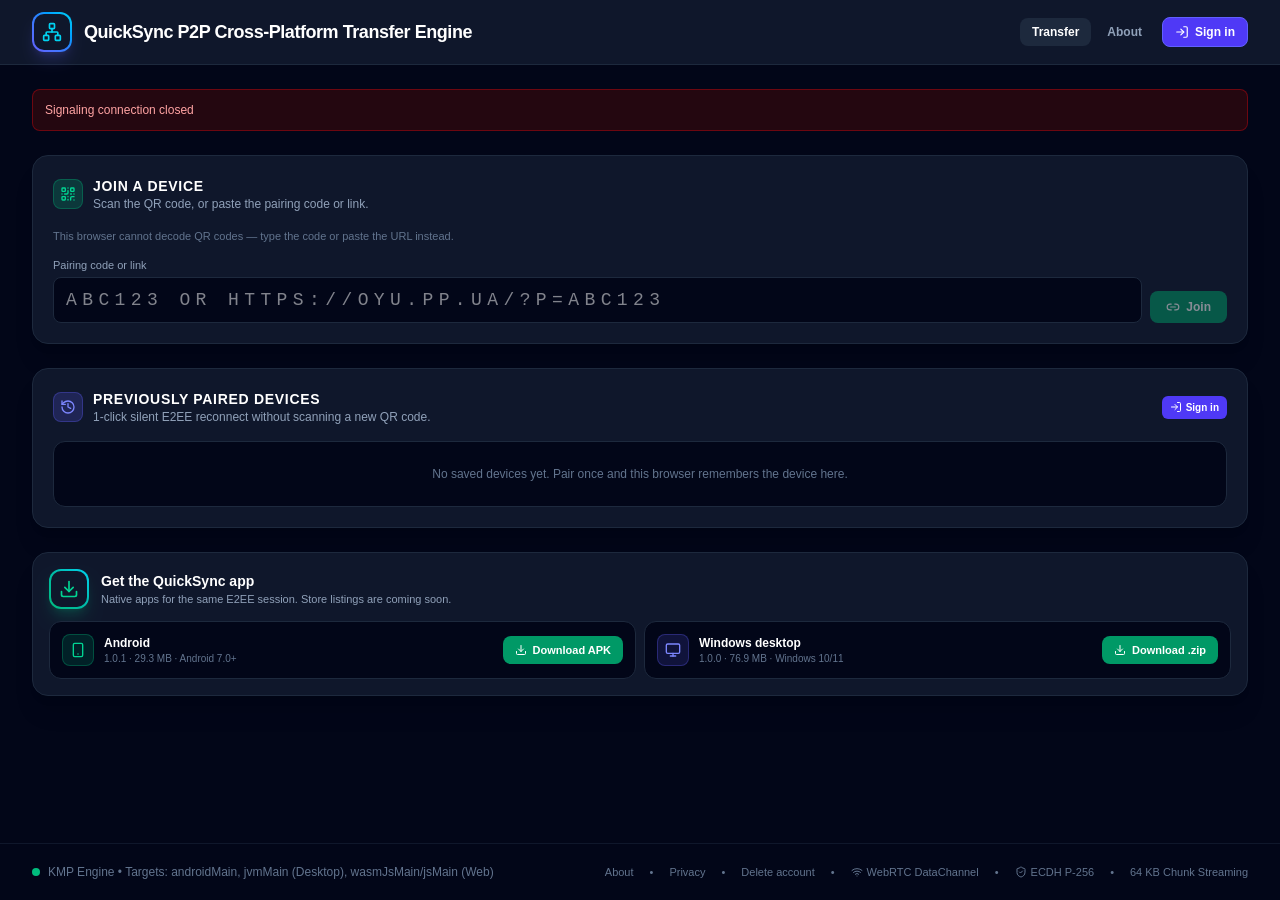
<file: index.html>
<!doctype html>
<html lang="en">
  <head>
    <meta charset="UTF-8" />
    <meta name="viewport" content="width=device-width, initial-scale=1.0" />
    <title>QuickSync P2P Cross-Platform Transfer Engine</title>
    <meta name="description" content="Kotlin Multiplatform & Compose real-time P2P file transfer prototype with WebRTC, LAN fallback, and zero-storage signaling relay." />
    <meta property="og:title" content="QuickSync P2P Cross-Platform Transfer Engine" />
    <meta property="og:description" content="Kotlin Multiplatform & Compose real-time P2P file transfer prototype with WebRTC, LAN fallback, and zero-storage signaling relay." />
    <meta property="og:type" content="website" />
    <meta name="twitter:card" content="summary_large_image" />
    <script type="module" crossorigin src="/assets/index-JcIN93Gv.js"></script>
    <link rel="stylesheet" crossorigin href="/assets/index-Dfm42y6S.css">
  </head>
  <body>
    <div id="root"></div>
  </body>
</html>
</file>
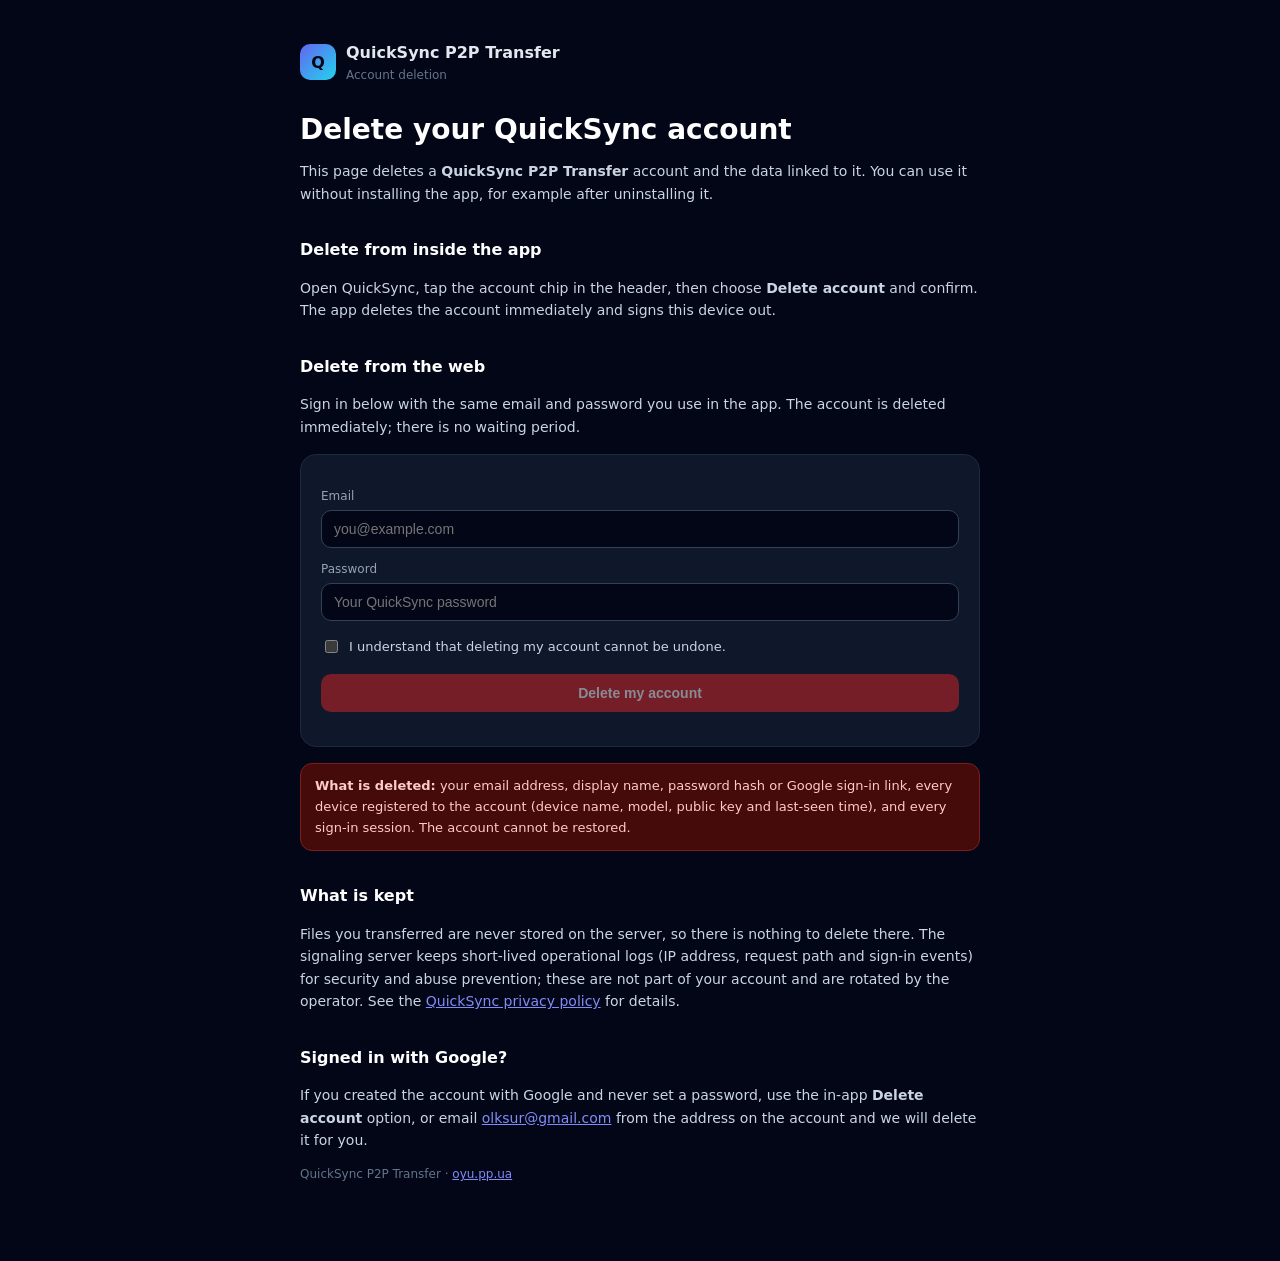
<file: delete-account.html>
<!DOCTYPE html>
<html lang="en">
<head>
  <meta charset="UTF-8" />
  <meta name="viewport" content="width=device-width, initial-scale=1.0" />
  <title>Delete your QuickSync account</title>
  <meta name="description" content="Delete your QuickSync P2P Transfer account and the devices linked to it." />
  <style>
    :root { color-scheme: dark; }
    * { box-sizing: border-box; }
    body {
      margin: 0;
      min-height: 100vh;
      background: #020617;
      color: #e2e8f0;
      font-family: ui-sans-serif, system-ui, -apple-system, "Segoe UI", Roboto, sans-serif;
      line-height: 1.6;
    }
    main { max-width: 720px; margin: 0 auto; padding: 40px 20px 64px; }
    a { color: #818cf8; }
    h1 { font-size: 28px; line-height: 1.2; margin: 0 0 8px; color: #fff; }
    h2 { font-size: 16px; margin: 32px 0 8px; color: #fff; }
    p, li { font-size: 14px; color: #cbd5e1; }
    .brand { display: flex; align-items: center; gap: 10px; margin-bottom: 28px; }
    .logo {
      width: 36px; height: 36px; border-radius: 10px;
      background: linear-gradient(135deg, #6366f1, #22d3ee);
      display: flex; align-items: center; justify-content: center;
      font-weight: 700; color: #020617;
    }
    .card {
      background: #0f172a; border: 1px solid #1e293b; border-radius: 16px;
      padding: 20px; margin-top: 16px;
    }
    .warn {
      background: #450a0a; border: 1px solid #7f1d1d; color: #fecaca;
      border-radius: 12px; padding: 12px 14px; font-size: 13px; margin-top: 16px;
    }
    label { display: block; font-size: 12px; color: #94a3b8; margin: 12px 0 4px; }
    input[type="email"], input[type="password"] {
      width: 100%; padding: 10px 12px; border-radius: 10px;
      border: 1px solid #334155; background: #020617; color: #fff; font-size: 14px;
    }
    input:focus { outline: none; border-color: #6366f1; }
    .check { display: flex; gap: 8px; align-items: flex-start; margin-top: 16px; font-size: 13px; color: #cbd5e1; }
    button {
      margin-top: 16px; width: 100%; padding: 11px 16px; border: 0; border-radius: 10px;
      background: #dc2626; color: #fff; font-size: 14px; font-weight: 600; cursor: pointer;
    }
    button:hover:not(:disabled) { background: #ef4444; }
    button:disabled { opacity: 0.5; cursor: not-allowed; }
    .status { margin-top: 14px; font-size: 13px; }
    .status.error { color: #fca5a5; }
    .status.ok { color: #6ee7b7; }
    .muted { color: #64748b; font-size: 12px; }
    code { background: #1e293b; padding: 1px 5px; border-radius: 4px; font-size: 12px; }
  </style>
</head>
<body>
<main>
  <div class="brand">
    <div class="logo">Q</div>
    <div>
      <strong>QuickSync P2P Transfer</strong>
      <div class="muted">Account deletion</div>
    </div>
  </div>

  <h1>Delete your QuickSync account</h1>
  <p>
    This page deletes a <strong>QuickSync P2P Transfer</strong> account and the data linked to it.
    You can use it without installing the app, for example after uninstalling it.
  </p>

  <h2>Delete from inside the app</h2>
  <p>
    Open QuickSync, tap the account chip in the header, then choose <strong>Delete account</strong>
    and confirm. The app deletes the account immediately and signs this device out.
  </p>

  <h2>Delete from the web</h2>
  <p>
    Sign in below with the same email and password you use in the app. The account is deleted
    immediately; there is no waiting period.
  </p>

  <div class="card">
    <form id="delete-form" autocomplete="on">
      <label for="email">Email</label>
      <input id="email" name="email" type="email" autocomplete="username" required placeholder="you@example.com" />

      <label for="password">Password</label>
      <input id="password" name="password" type="password" autocomplete="current-password" required minlength="8" placeholder="Your QuickSync password" />

      <div class="check">
        <input id="confirm" type="checkbox" required />
        <label for="confirm" style="margin: 0; color: #cbd5e1; font-size: 13px;">
          I understand that deleting my account cannot be undone.
        </label>
      </div>

      <button id="submit" type="submit" disabled>Delete my account</button>
      <div id="status" class="status" role="status" aria-live="polite"></div>
    </form>
  </div>

  <div class="warn">
    <strong>What is deleted:</strong> your email address, display name, password hash or Google
    sign-in link, every device registered to the account (device name, model, public key and
    last-seen time), and every sign-in session. The account cannot be restored.
  </div>

  <h2>What is kept</h2>
  <p>
    Files you transferred are never stored on the server, so there is nothing to delete there.
    The signaling server keeps short-lived operational logs (IP address, request path and
    sign-in events) for security and abuse prevention; these are not part of your account and
    are rotated by the operator. See the
    <a href="/quicksync-privacy.html">QuickSync privacy policy</a> for details.
  </p>

  <h2>Signed in with Google?</h2>
  <p>
    If you created the account with Google and never set a password, use the in-app
    <strong>Delete account</strong> option, or email
    <a href="mailto:olksur@gmail.com?subject=Delete%20my%20QuickSync%20account">olksur@gmail.com</a>
    from the address on the account and we will delete it for you.
  </p>

  <p class="muted">
    QuickSync P2P Transfer · <a href="https://oyu.pp.ua">oyu.pp.ua</a>
  </p>
</main>

<script>
  // The public signaling server. The page is static, so the endpoint is baked in here just as
  // it is in the web app's build.
  var API_BASE = 'https://signal.oyu.pp.ua';

  var form = document.getElementById('delete-form');
  var emailInput = document.getElementById('email');
  var passwordInput = document.getElementById('password');
  var confirmInput = document.getElementById('confirm');
  var submitButton = document.getElementById('submit');
  var statusBox = document.getElementById('status');

  function setStatus(message, kind) {
    statusBox.textContent = message;
    statusBox.className = 'status' + (kind ? ' ' + kind : '');
  }

  function refreshEnabled() {
    submitButton.disabled = !(
      confirmInput.checked &&
      emailInput.value.indexOf('@') > 0 &&
      passwordInput.value.length >= 8
    );
  }

  [emailInput, passwordInput, confirmInput].forEach(function (input) {
    input.addEventListener('input', refreshEnabled);
    input.addEventListener('change', refreshEnabled);
  });

  form.addEventListener('submit', async function (event) {
    event.preventDefault();
    submitButton.disabled = true;
    setStatus('Signing in…', '');

    try {
      var loginResponse = await fetch(API_BASE + '/auth/login', {
        method: 'POST',
        headers: { 'Content-Type': 'application/json' },
        body: JSON.stringify({
          email: emailInput.value.trim(),
          password: passwordInput.value
        })
      });
      var loginBody = await loginResponse.json().catch(function () { return null; });
      if (!loginResponse.ok || !loginBody || !loginBody.token) {
        throw new Error((loginBody && loginBody.error) || 'Wrong email or password.');
      }

      setStatus('Deleting the account…', '');
      var deleteResponse = await fetch(API_BASE + '/account', {
        method: 'DELETE',
        headers: { Authorization: 'Bearer ' + loginBody.token }
      });
      var deleteBody = await deleteResponse.json().catch(function () { return null; });
      if (!deleteResponse.ok) {
        throw new Error((deleteBody && deleteBody.error) || 'The account could not be deleted.');
      }

      form.reset();
      refreshEnabled();
      setStatus('Your QuickSync account and its devices were deleted.', 'ok');
    } catch (error) {
      setStatus(error && error.message ? error.message : 'The account could not be deleted.', 'error');
      refreshEnabled();
    }
  });
</script>
</body>
</html>
</file>
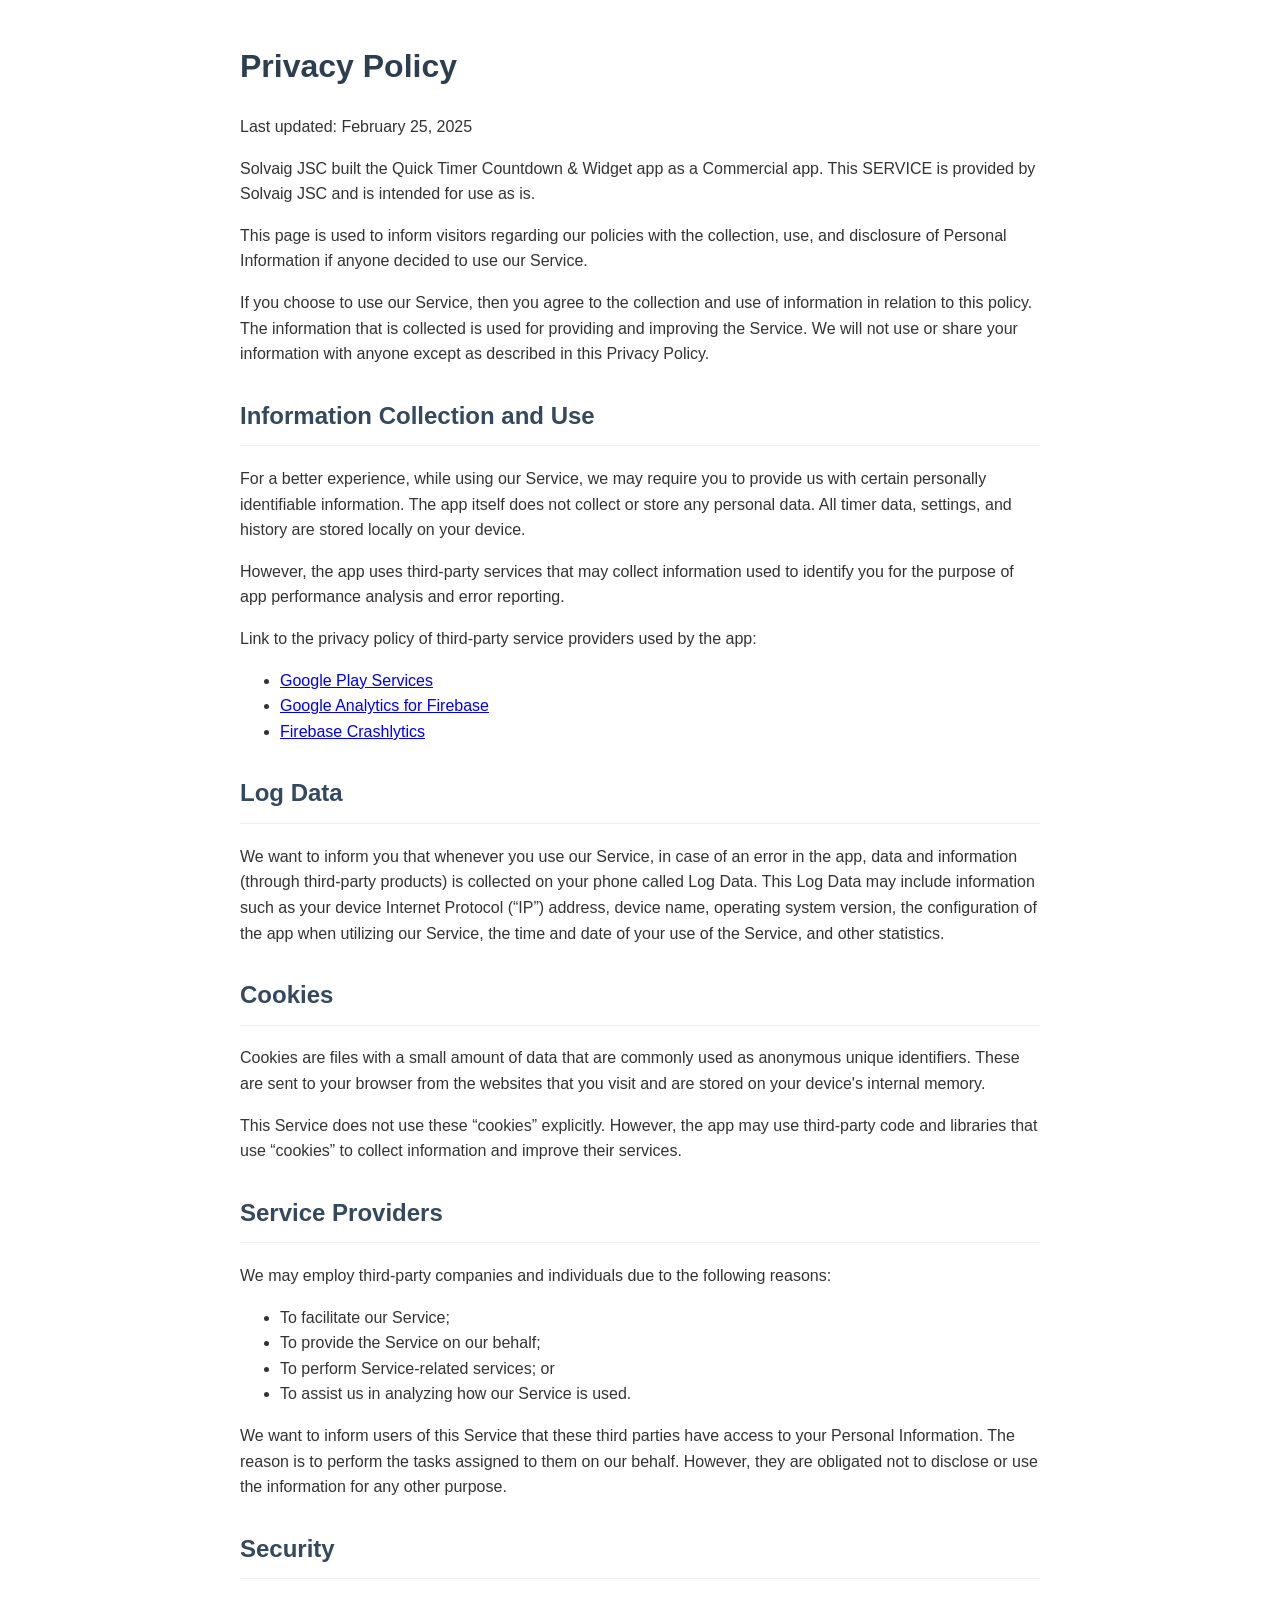
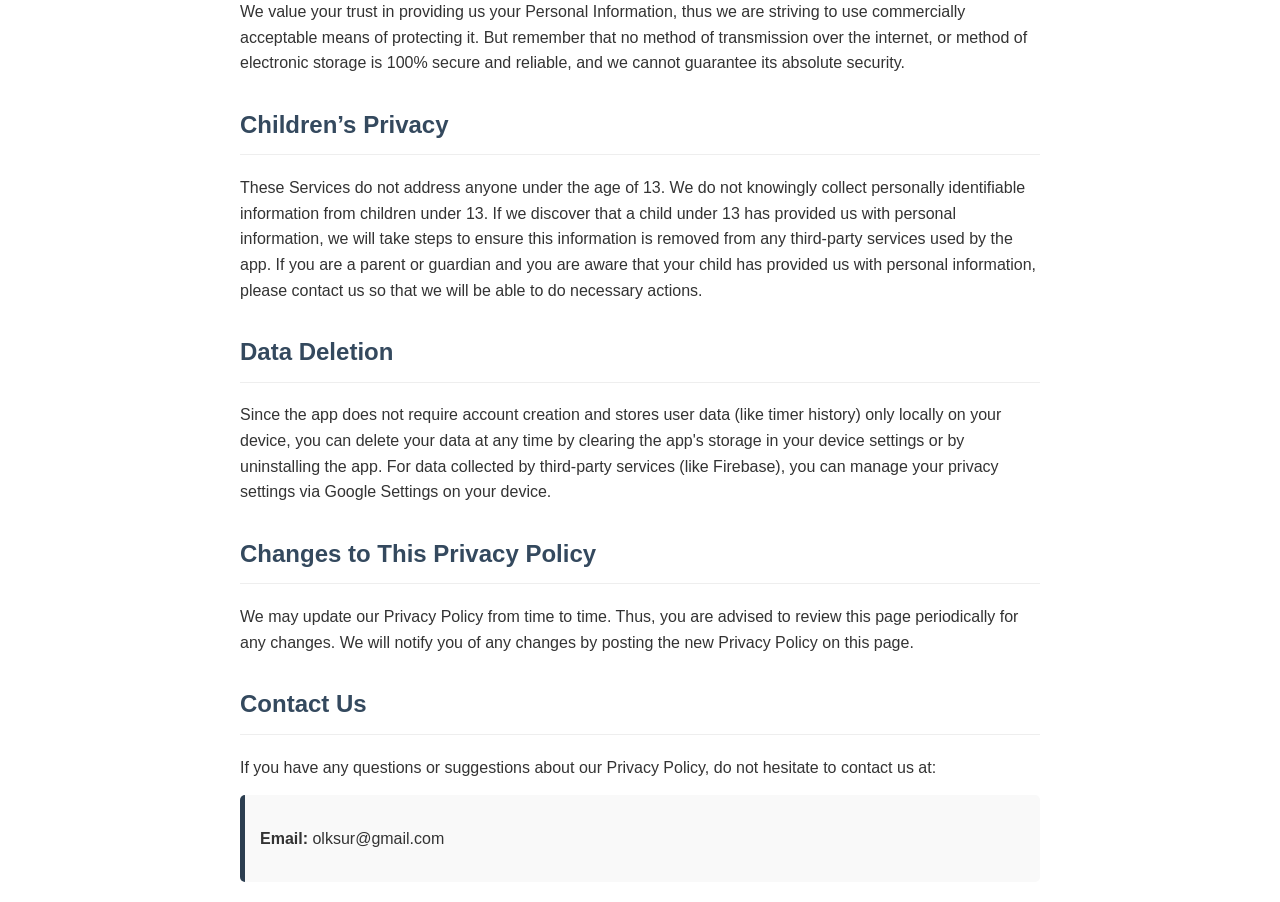
<file: qt_privacy.html>
<!DOCTYPE html>
<html lang="en">
<head>
    <meta charset="UTF-8">
    <meta name="viewport" content="width=device-width, initial-scale=1.0">
    <title>Privacy Policy - Quick Timer Countdown & Widget</title>
    <style>
        body { font-family: sans-serif; line-height: 1.6; color: #333; max-width: 800px; margin: 0 auto; padding: 20px; }
        h1 { color: #2c3e50; }
        h2 { color: #34495e; border-bottom: 1px solid #eee; padding-bottom: 10px; margin-top: 30px; }
        p { margin-bottom: 15px; }
        ul { margin-bottom: 15px; }
        .contact-info { background: #f9f9f9; padding: 15px; border-radius: 5px; border-left: 5px solid #2c3e50; }
    </style>
</head>
<body>
<h1>Privacy Policy</h1>
<p>Last updated: February 25, 2025</p>

<p>Solvaig JSC built the Quick Timer Countdown & Widget app as a Commercial app. This SERVICE is provided by Solvaig JSC and is intended for use as is.</p>

<p>This page is used to inform visitors regarding our policies with the collection, use, and disclosure of Personal Information if anyone decided to use our Service.</p>

<p>If you choose to use our Service, then you agree to the collection and use of information in relation to this policy. The information that is collected is used for providing and improving the Service. We will not use or share your information with anyone except as described in this Privacy Policy.</p>

<h2>Information Collection and Use</h2>
<p>For a better experience, while using our Service, we may require you to provide us with certain personally identifiable information. The app itself does not collect or store any personal data. All timer data, settings, and history are stored locally on your device.</p>
<p>However, the app uses third-party services that may collect information used to identify you for the purpose of app performance analysis and error reporting.</p>
<p>Link to the privacy policy of third-party service providers used by the app:</p>
<ul>
    <li><a href="https://www.google.com/policies/privacy/" target="_blank">Google Play Services</a></li>
    <li><a href="https://firebase.google.com/support/privacy/" target="_blank">Google Analytics for Firebase</a></li>
    <li><a href="https://firebase.google.com/support/privacy/" target="_blank">Firebase Crashlytics</a></li>
</ul>

<h2>Log Data</h2>
<p>We want to inform you that whenever you use our Service, in case of an error in the app, data and information (through third-party products) is collected on your phone called Log Data. This Log Data may include information such as your device Internet Protocol (“IP”) address, device name, operating system version, the configuration of the app when utilizing our Service, the time and date of your use of the Service, and other statistics.</p>

<h2>Cookies</h2>
<p>Cookies are files with a small amount of data that are commonly used as anonymous unique identifiers. These are sent to your browser from the websites that you visit and are stored on your device's internal memory.</p>
<p>This Service does not use these “cookies” explicitly. However, the app may use third-party code and libraries that use “cookies” to collect information and improve their services.</p>

<h2>Service Providers</h2>
<p>We may employ third-party companies and individuals due to the following reasons:</p>
<ul>
    <li>To facilitate our Service;</li>
    <li>To provide the Service on our behalf;</li>
    <li>To perform Service-related services; or</li>
    <li>To assist us in analyzing how our Service is used.</li>
</ul>
<p>We want to inform users of this Service that these third parties have access to your Personal Information. The reason is to perform the tasks assigned to them on our behalf. However, they are obligated not to disclose or use the information for any other purpose.</p>

<h2>Security</h2>
<p>We value your trust in providing us your Personal Information, thus we are striving to use commercially acceptable means of protecting it. But remember that no method of transmission over the internet, or method of electronic storage is 100% secure and reliable, and we cannot guarantee its absolute security.</p>

<h2>Children’s Privacy</h2>
<p>These Services do not address anyone under the age of 13. We do not knowingly collect personally identifiable information from children under 13. If we discover that a child under 13 has provided us with personal information, we will take steps to ensure this information is removed from any third-party services used by the app. If you are a parent or guardian and you are aware that your child has provided us with personal information, please contact us so that we will be able to do necessary actions.</p>

<h2>Data Deletion</h2>
<p>Since the app does not require account creation and stores user data (like timer history) only locally on your device, you can delete your data at any time by clearing the app's storage in your device settings or by uninstalling the app. For data collected by third-party services (like Firebase), you can manage your privacy settings via Google Settings on your device.</p>

<h2>Changes to This Privacy Policy</h2>
<p>We may update our Privacy Policy from time to time. Thus, you are advised to review this page periodically for any changes. We will notify you of any changes by posting the new Privacy Policy on this page.</p>

<h2>Contact Us</h2>
<p>If you have any questions or suggestions about our Privacy Policy, do not hesitate to contact us at:</p>
<div class="contact-info">
    <p><strong>Email:</strong> olksur@gmail.com</p>
</div>
</body>
</html>
</file>
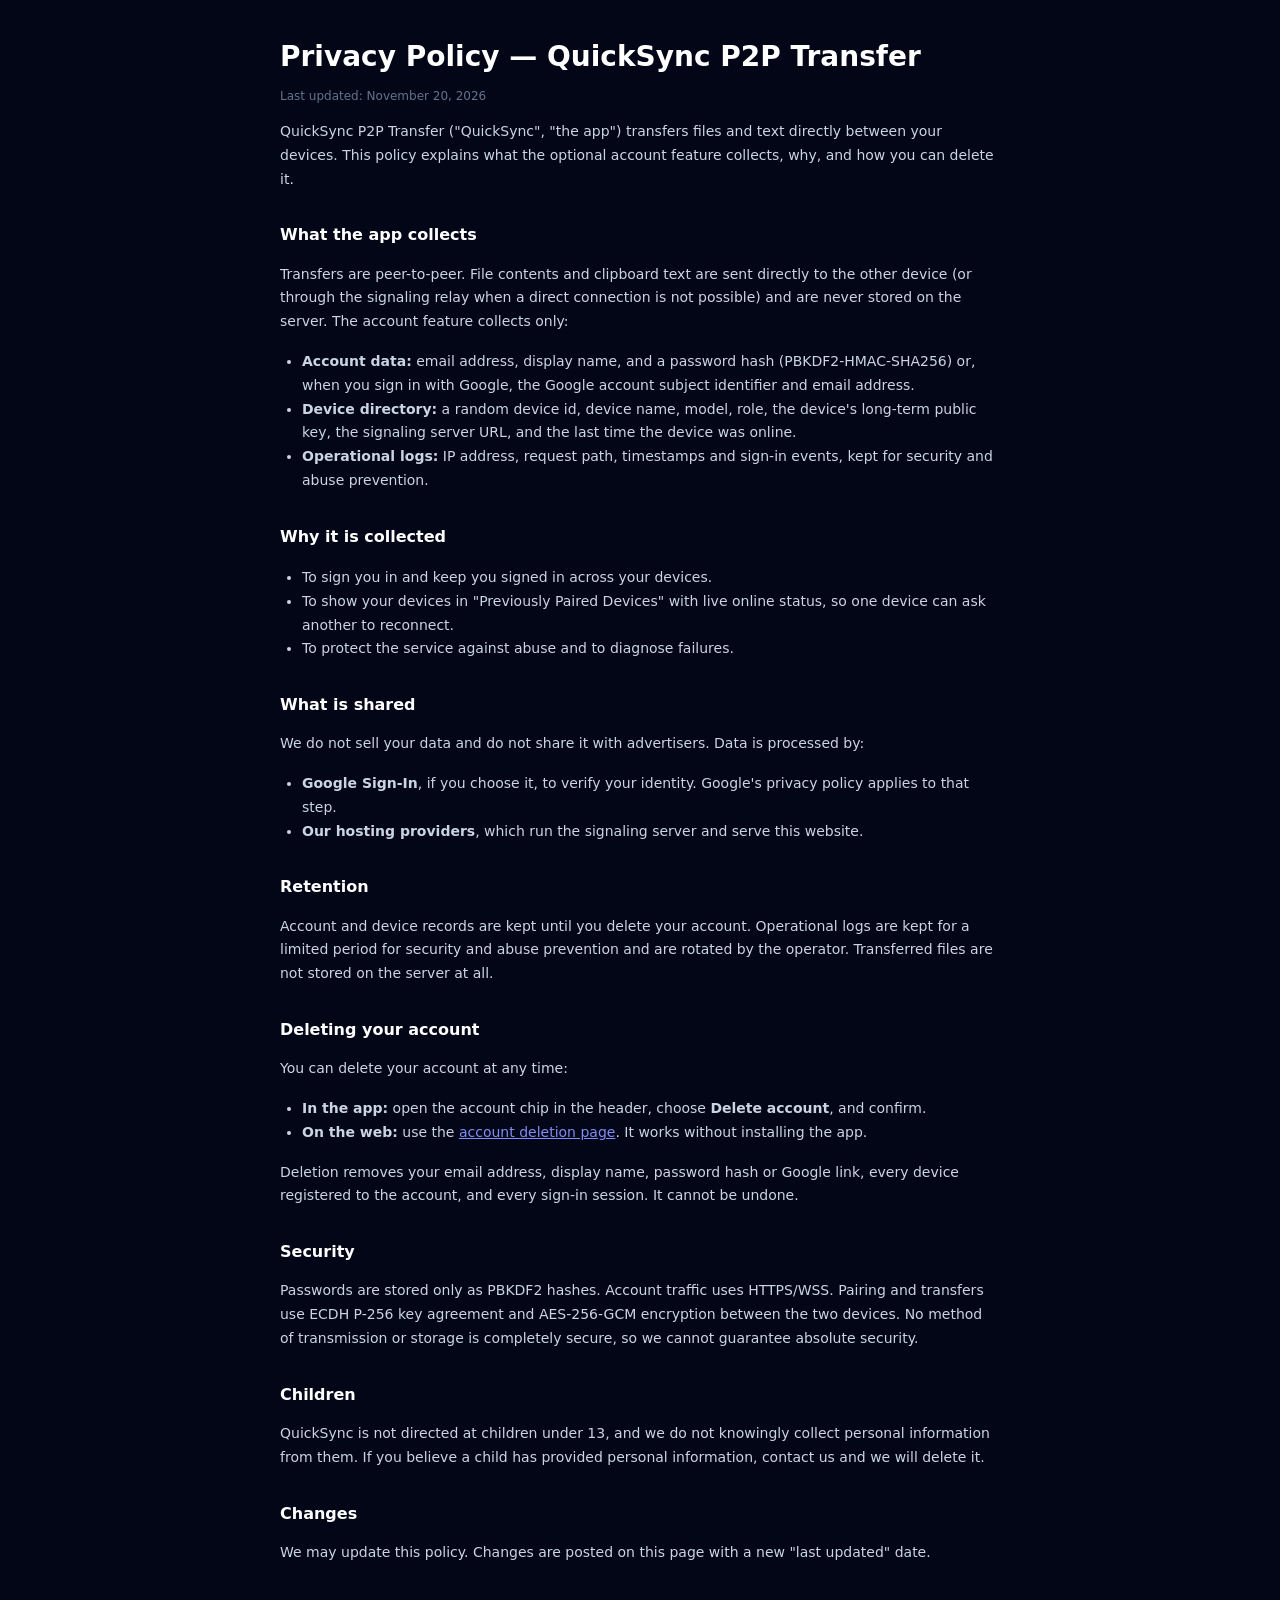
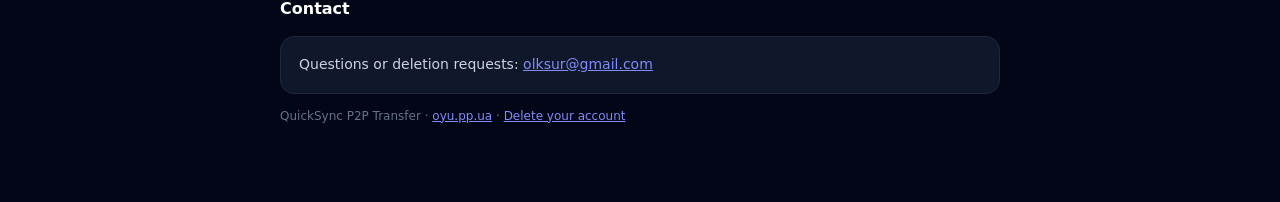
<file: quicksync-privacy.html>
<!DOCTYPE html>
<html lang="en">
<head>
  <meta charset="UTF-8" />
  <meta name="viewport" content="width=device-width, initial-scale=1.0" />
  <title>QuickSync P2P Transfer — Privacy Policy</title>
  <meta name="description" content="Privacy policy for QuickSync P2P Transfer." />
  <style>
    :root { color-scheme: dark; }
    * { box-sizing: border-box; }
    body {
      margin: 0;
      background: #020617;
      color: #e2e8f0;
      font-family: ui-sans-serif, system-ui, -apple-system, "Segoe UI", Roboto, sans-serif;
      line-height: 1.7;
    }
    main { max-width: 760px; margin: 0 auto; padding: 40px 20px 64px; }
    a { color: #818cf8; }
    h1 { font-size: 28px; line-height: 1.2; margin: 0 0 6px; color: #fff; }
    h2 { font-size: 16px; margin: 30px 0 8px; color: #fff; }
    p, li { font-size: 14px; color: #cbd5e1; }
    ul { padding-left: 22px; }
    .muted { color: #64748b; font-size: 12px; }
    .card { background: #0f172a; border: 1px solid #1e293b; border-radius: 14px; padding: 16px 18px; margin-top: 14px; }
    code { background: #1e293b; padding: 1px 5px; border-radius: 4px; font-size: 12px; }
  </style>
</head>
<body>
<main>
  <h1>Privacy Policy — QuickSync P2P Transfer</h1>
  <p class="muted">Last updated: November 20, 2026</p>

  <p>
    QuickSync P2P Transfer ("QuickSync", "the app") transfers files and text directly between
    your devices. This policy explains what the optional account feature collects, why, and how
    you can delete it.
  </p>

  <h2>What the app collects</h2>
  <p>
    Transfers are peer-to-peer. File contents and clipboard text are sent directly to the other
    device (or through the signaling relay when a direct connection is not possible) and are
    never stored on the server. The account feature collects only:
  </p>
  <ul>
    <li><strong>Account data:</strong> email address, display name, and a password hash (PBKDF2-HMAC-SHA256) or, when you sign in with Google, the Google account subject identifier and email address.</li>
    <li><strong>Device directory:</strong> a random device id, device name, model, role, the device's long-term public key, the signaling server URL, and the last time the device was online.</li>
    <li><strong>Operational logs:</strong> IP address, request path, timestamps and sign-in events, kept for security and abuse prevention.</li>
  </ul>

  <h2>Why it is collected</h2>
  <ul>
    <li>To sign you in and keep you signed in across your devices.</li>
    <li>To show your devices in "Previously Paired Devices" with live online status, so one device can ask another to reconnect.</li>
    <li>To protect the service against abuse and to diagnose failures.</li>
  </ul>

  <h2>What is shared</h2>
  <p>
    We do not sell your data and do not share it with advertisers. Data is processed by:
  </p>
  <ul>
    <li><strong>Google Sign-In</strong>, if you choose it, to verify your identity. Google's privacy policy applies to that step.</li>
    <li><strong>Our hosting providers</strong>, which run the signaling server and serve this website.</li>
  </ul>

  <h2>Retention</h2>
  <p>
    Account and device records are kept until you delete your account. Operational logs are kept
    for a limited period for security and abuse prevention and are rotated by the operator.
    Transferred files are not stored on the server at all.
  </p>

  <h2>Deleting your account</h2>
  <p>
    You can delete your account at any time:
  </p>
  <ul>
    <li><strong>In the app:</strong> open the account chip in the header, choose <strong>Delete account</strong>, and confirm.</li>
    <li><strong>On the web:</strong> use the <a href="/delete-account.html">account deletion page</a>. It works without installing the app.</li>
  </ul>
  <p>
    Deletion removes your email address, display name, password hash or Google link, every
    device registered to the account, and every sign-in session. It cannot be undone.
  </p>

  <h2>Security</h2>
  <p>
    Passwords are stored only as PBKDF2 hashes. Account traffic uses HTTPS/WSS. Pairing and
    transfers use ECDH P-256 key agreement and AES-256-GCM encryption between the two devices.
    No method of transmission or storage is completely secure, so we cannot guarantee absolute
    security.
  </p>

  <h2>Children</h2>
  <p>
    QuickSync is not directed at children under 13, and we do not knowingly collect personal
    information from them. If you believe a child has provided personal information, contact us
    and we will delete it.
  </p>

  <h2>Changes</h2>
  <p>
    We may update this policy. Changes are posted on this page with a new "last updated" date.
  </p>

  <h2>Contact</h2>
  <div class="card">
    <p style="margin: 0;">
      Questions or deletion requests:
      <a href="mailto:olksur@gmail.com?subject=QuickSync%20privacy">olksur@gmail.com</a>
    </p>
  </div>

  <p class="muted">
    QuickSync P2P Transfer · <a href="https://oyu.pp.ua">oyu.pp.ua</a> ·
    <a href="/delete-account.html">Delete your account</a>
  </p>
</main>
</body>
</html>
</file>
<file: assets/index-Dfm42y6S.css>
/*! tailwindcss v4.3.5 | MIT License | https://tailwindcss.com */
@layer properties{@supports (((-webkit-hyphens:none)) and (not (margin-trim:block))) or ((-moz-orient:inline) and (not (color:rgb(from red r g b)))){*,:before,:after,::backdrop{--tw-translate-x:0;--tw-translate-y:0;--tw-translate-z:0;--tw-space-y-reverse:0;--tw-border-style:solid;--tw-gradient-position:initial;--tw-gradient-from:#0000;--tw-gradient-via:#0000;--tw-gradient-to:#0000;--tw-gradient-stops:initial;--tw-gradient-via-stops:initial;--tw-gradient-from-position:0%;--tw-gradient-via-position:50%;--tw-gradient-to-position:100%;--tw-leading:initial;--tw-font-weight:initial;--tw-tracking:initial;--tw-shadow:0 0 #0000;--tw-shadow-color:initial;--tw-shadow-alpha:100%;--tw-inset-shadow:0 0 #0000;--tw-inset-shadow-color:initial;--tw-inset-shadow-alpha:100%;--tw-ring-color:initial;--tw-ring-shadow:0 0 #0000;--tw-inset-ring-color:initial;--tw-inset-ring-shadow:0 0 #0000;--tw-ring-inset:initial;--tw-ring-offset-width:0px;--tw-ring-offset-color:#fff;--tw-ring-offset-shadow:0 0 #0000;--tw-outline-style:solid;--tw-blur:initial;--tw-brightness:initial;--tw-contrast:initial;--tw-grayscale:initial;--tw-hue-rotate:initial;--tw-invert:initial;--tw-opacity:initial;--tw-saturate:initial;--tw-sepia:initial;--tw-drop-shadow:initial;--tw-drop-shadow-color:initial;--tw-drop-shadow-alpha:100%;--tw-drop-shadow-size:initial;--tw-backdrop-blur:initial;--tw-backdrop-brightness:initial;--tw-backdrop-contrast:initial;--tw-backdrop-grayscale:initial;--tw-backdrop-hue-rotate:initial;--tw-backdrop-invert:initial;--tw-backdrop-opacity:initial;--tw-backdrop-saturate:initial;--tw-backdrop-sepia:initial;--tw-duration:initial}}}@layer theme{:root,:host{--font-sans:-apple-system, BlinkMacSystemFont, "Segoe UI", Roboto, "Helvetica Neue", "Noto Sans", Arial, sans-serif, "Apple Color Emoji", "Segoe UI Emoji", "Segoe UI Symbol", "Noto Color Emoji";--font-mono:ui-monospace, SFMono-Regular, Menlo, Monaco, Consolas, "Liberation Mono", "Courier New", monospace;--color-red-300:oklch(80.8% .114 19.571);--color-red-400:oklch(70.4% .191 22.216);--color-red-500:oklch(63.7% .237 25.331);--color-red-600:oklch(57.7% .245 27.325);--color-red-800:oklch(44.4% .177 26.899);--color-red-900:oklch(39.6% .141 25.723);--color-red-950:oklch(25.8% .092 26.042);--color-amber-200:oklch(92.4% .12 95.746);--color-amber-300:oklch(87.9% .169 91.605);--color-amber-400:oklch(82.8% .189 84.429);--color-amber-500:oklch(76.9% .188 70.08);--color-amber-800:oklch(47.3% .137 46.201);--color-amber-900:oklch(41.4% .112 45.904);--color-amber-950:oklch(27.9% .077 45.635);--color-emerald-300:oklch(84.5% .143 164.978);--color-emerald-400:oklch(76.5% .177 163.223);--color-emerald-500:oklch(69.6% .17 162.48);--color-emerald-600:oklch(59.6% .145 163.225);--color-emerald-800:oklch(43.2% .095 166.913);--color-emerald-950:oklch(26.2% .051 172.552);--color-teal-500:oklch(70.4% .14 182.503);--color-cyan-400:oklch(78.9% .154 211.53);--color-blue-500:oklch(62.3% .214 259.815);--color-indigo-200:oklch(87% .065 274.039);--color-indigo-300:oklch(78.5% .115 274.713);--color-indigo-400:oklch(67.3% .182 276.935);--color-indigo-500:oklch(58.5% .233 277.117);--color-indigo-600:oklch(51.1% .262 276.966);--color-indigo-800:oklch(39.8% .195 277.366);--color-indigo-950:oklch(25.7% .09 281.288);--color-slate-100:oklch(96.8% .007 247.896);--color-slate-200:oklch(92.9% .013 255.508);--color-slate-300:oklch(86.9% .022 252.894);--color-slate-400:oklch(70.4% .04 256.788);--color-slate-500:oklch(55.4% .046 257.417);--color-slate-600:oklch(44.6% .043 257.281);--color-slate-700:oklch(37.2% .044 257.287);--color-slate-800:oklch(27.9% .041 260.031);--color-slate-900:oklch(20.8% .042 265.755);--color-slate-950:oklch(12.9% .042 264.695);--color-white:#fff;--spacing:.25rem;--container-md:28rem;--container-7xl:80rem;--text-xs:.75rem;--text-xs--line-height:calc(1 / .75);--text-sm:.875rem;--text-sm--line-height:calc(1.25 / .875);--text-lg:1.125rem;--text-lg--line-height:calc(1.75 / 1.125);--text-2xl:1.5rem;--text-2xl--line-height:calc(2 / 1.5);--font-weight-medium:500;--font-weight-semibold:600;--font-weight-bold:700;--tracking-tight:-.025em;--tracking-wide:.025em;--tracking-wider:.05em;--leading-relaxed:1.625;--radius-md:.375rem;--radius-lg:.5rem;--radius-xl:.75rem;--radius-2xl:1rem;--animate-spin:spin 1s linear infinite;--animate-pulse:pulse 2s cubic-bezier(.4, 0, .6, 1) infinite;--blur-sm:8px;--default-transition-duration:.15s;--default-transition-timing-function:cubic-bezier(.4, 0, .2, 1);--default-font-family:var(--font-sans);--default-mono-font-family:var(--font-mono)}}@layer base{*,:after,:before,::backdrop{box-sizing:border-box;border:0 solid;margin:0;padding:0}::file-selector-button{box-sizing:border-box;border:0 solid;margin:0;padding:0}html,:host{-webkit-text-size-adjust:100%;tab-size:4;line-height:1.5;font-family:var(--default-font-family,-apple-system, BlinkMacSystemFont, "Segoe UI", Roboto, "Helvetica Neue", "Noto Sans", Arial, sans-serif, "Apple Color Emoji", "Segoe UI Emoji", "Segoe UI Symbol", "Noto Color Emoji");font-feature-settings:var(--default-font-feature-settings,normal);font-variation-settings:var(--default-font-variation-settings,normal);-webkit-tap-highlight-color:transparent}hr{height:0;color:inherit;border-top-width:1px}abbr:where([title]){-webkit-text-decoration:underline dotted;text-decoration:underline dotted}h1,h2,h3,h4,h5,h6{font-size:inherit;font-weight:inherit}a{color:inherit;-webkit-text-decoration:inherit;-webkit-text-decoration:inherit;-webkit-text-decoration:inherit;-webkit-text-decoration:inherit;text-decoration:inherit}b,strong{font-weight:bolder}code,kbd,samp,pre{font-family:var(--default-mono-font-family,ui-monospace, SFMono-Regular, Menlo, Monaco, Consolas, "Liberation Mono", "Courier New", monospace);font-feature-settings:var(--default-mono-font-feature-settings,normal);font-variation-settings:var(--default-mono-font-variation-settings,normal);font-size:1em}small{font-size:80%}sub,sup{vertical-align:baseline;font-size:75%;line-height:0;position:relative}sub{bottom:-.25em}sup{top:-.5em}table{text-indent:0;border-color:inherit;border-collapse:collapse}:-moz-focusring:where(:not(iframe)){outline:auto}progress{vertical-align:baseline}summary{display:list-item}ol,ul,menu{list-style:none}img,svg,video,canvas,audio,iframe,embed,object{vertical-align:middle;display:block}img,video{max-width:100%;height:auto}button,input,select,optgroup,textarea{font:inherit;font-feature-settings:inherit;font-variation-settings:inherit;letter-spacing:inherit;color:inherit;opacity:1;background-color:#0000;border-radius:0}::file-selector-button{font:inherit;font-feature-settings:inherit;font-variation-settings:inherit;letter-spacing:inherit;color:inherit;opacity:1;background-color:#0000;border-radius:0}:where(select:is([multiple],[size])) optgroup{font-weight:bolder}:where(select:is([multiple],[size])) optgroup option{padding-inline-start:20px}::file-selector-button{margin-inline-end:4px}::placeholder{opacity:1}@supports (not ((-webkit-appearance:-apple-pay-button))) or (contain-intrinsic-size:1px){::placeholder{color:currentColor}@supports (color:color-mix(in lab, red, red)){::placeholder{color:color-mix(in oklab, currentcolor 50%, transparent)}}}textarea{resize:vertical}::-webkit-search-decoration{-webkit-appearance:none}::-webkit-date-and-time-value{min-height:1lh;text-align:inherit}::-webkit-datetime-edit{display:inline-flex}::-webkit-datetime-edit-fields-wrapper{padding:0}::-webkit-datetime-edit{padding-block:0}::-webkit-datetime-edit-year-field{padding-block:0}::-webkit-datetime-edit-month-field{padding-block:0}::-webkit-datetime-edit-day-field{padding-block:0}::-webkit-datetime-edit-hour-field{padding-block:0}::-webkit-datetime-edit-minute-field{padding-block:0}::-webkit-datetime-edit-second-field{padding-block:0}::-webkit-datetime-edit-millisecond-field{padding-block:0}::-webkit-datetime-edit-meridiem-field{padding-block:0}::-webkit-calendar-picker-indicator{line-height:1}:-moz-ui-invalid{box-shadow:none}button,input:where([type=button],[type=reset],[type=submit]){appearance:button}::file-selector-button{appearance:button}::-webkit-inner-spin-button{height:auto}::-webkit-outer-spin-button{height:auto}[hidden]:where(:not([hidden=until-found])){display:none!important}}@layer components;@layer utilities{.invisible{visibility:hidden}.visible{visibility:visible}.sr-only{clip-path:inset(50%);white-space:nowrap;border-width:0;width:1px;height:1px;margin:-1px;padding:0;position:absolute;overflow:hidden}.absolute{position:absolute}.fixed{position:fixed}.relative{position:relative}.static{position:static}.inset-0{inset:0}.top-1\/2{top:50%}.top-3{top:calc(var(--spacing) * 3)}.right-1\.5{right:calc(var(--spacing) * 1.5)}.right-3{right:calc(var(--spacing) * 3)}.z-50{z-index:50}.container{width:100%}@media (width>=40rem){.container{max-width:40rem}}@media (width>=48rem){.container{max-width:48rem}}@media (width>=64rem){.container{max-width:64rem}}@media (width>=80rem){.container{max-width:80rem}}@media (width>=96rem){.container{max-width:96rem}}.mx-auto{margin-inline:auto}.mt-0\.5{margin-top:calc(var(--spacing) * .5)}.mt-1{margin-top:var(--spacing)}.mt-2{margin-top:calc(var(--spacing) * 2)}.mt-3{margin-top:calc(var(--spacing) * 3)}.mt-4{margin-top:calc(var(--spacing) * 4)}.mr-6{margin-right:calc(var(--spacing) * 6)}.mb-0\.5{margin-bottom:calc(var(--spacing) * .5)}.mb-1{margin-bottom:var(--spacing)}.mb-1\.5{margin-bottom:calc(var(--spacing) * 1.5)}.mb-3{margin-bottom:calc(var(--spacing) * 3)}.mb-4{margin-bottom:calc(var(--spacing) * 4)}.ml-6{margin-left:calc(var(--spacing) * 6)}.ml-auto{margin-left:auto}.block{display:block}.contents{display:contents}.flex{display:flex}.grid{display:grid}.hidden{display:none}.inline{display:inline}.inline-flex{display:inline-flex}.table{display:table}.h-1\.5{height:calc(var(--spacing) * 1.5)}.h-2{height:calc(var(--spacing) * 2)}.h-3{height:calc(var(--spacing) * 3)}.h-3\.5{height:calc(var(--spacing) * 3.5)}.h-4{height:calc(var(--spacing) * 4)}.h-5{height:calc(var(--spacing) * 5)}.h-8{height:calc(var(--spacing) * 8)}.h-10{height:calc(var(--spacing) * 10)}.h-56{height:calc(var(--spacing) * 56)}.h-full{height:100%}.max-h-64{max-height:calc(var(--spacing) * 64)}.max-h-\[240px\]{max-height:240px}.max-h-\[320px\]{max-height:320px}.max-h-\[calc\(100vh-2rem\)\]{max-height:calc(100vh - 2rem)}.min-h-\[40px\]{min-height:40px}.min-h-\[160px\]{min-height:160px}.min-h-\[220px\]{min-height:220px}.min-h-screen{min-height:100vh}.w-2{width:calc(var(--spacing) * 2)}.w-3{width:calc(var(--spacing) * 3)}.w-3\.5{width:calc(var(--spacing) * 3.5)}.w-4{width:calc(var(--spacing) * 4)}.w-5{width:calc(var(--spacing) * 5)}.w-8{width:calc(var(--spacing) * 8)}.w-10{width:calc(var(--spacing) * 10)}.w-56{width:calc(var(--spacing) * 56)}.w-full{width:100%}.max-w-7xl{max-width:var(--container-7xl)}.max-w-\[160px\]{max-width:160px}.max-w-md{max-width:var(--container-md)}.min-w-0{min-width:0}.min-w-\[180px\]{min-width:180px}.flex-1{flex:1}.shrink-0{flex-shrink:0}.grow{flex-grow:1}.border-collapse{border-collapse:collapse}.-translate-y-1\/2{--tw-translate-y:calc(calc(1 / 2 * 100%) * -1);translate:var(--tw-translate-x) var(--tw-translate-y)}.animate-pulse{animation:var(--animate-pulse)}.animate-spin{animation:var(--animate-spin)}.cursor-pointer{cursor:pointer}.grid-cols-1{grid-template-columns:repeat(1,minmax(0,1fr))}.grid-cols-2{grid-template-columns:repeat(2,minmax(0,1fr))}.flex-col{flex-direction:column}.flex-wrap{flex-wrap:wrap}.items-center{align-items:center}.items-end{align-items:flex-end}.items-start{align-items:flex-start}.justify-between{justify-content:space-between}.justify-center{justify-content:center}.gap-1{gap:var(--spacing)}.gap-1\.5{gap:calc(var(--spacing) * 1.5)}.gap-2{gap:calc(var(--spacing) * 2)}.gap-2\.5{gap:calc(var(--spacing) * 2.5)}.gap-3{gap:calc(var(--spacing) * 3)}.gap-4{gap:calc(var(--spacing) * 4)}.gap-6{gap:calc(var(--spacing) * 6)}:where(.space-y-1\.5>:not(:last-child)){--tw-space-y-reverse:0;margin-block-start:calc(calc(var(--spacing) * 1.5) * var(--tw-space-y-reverse));margin-block-end:calc(calc(var(--spacing) * 1.5) * calc(1 - var(--tw-space-y-reverse)))}:where(.space-y-2>:not(:last-child)){--tw-space-y-reverse:0;margin-block-start:calc(calc(var(--spacing) * 2) * var(--tw-space-y-reverse));margin-block-end:calc(calc(var(--spacing) * 2) * calc(1 - var(--tw-space-y-reverse)))}:where(.space-y-4>:not(:last-child)){--tw-space-y-reverse:0;margin-block-start:calc(calc(var(--spacing) * 4) * var(--tw-space-y-reverse));margin-block-end:calc(calc(var(--spacing) * 4) * calc(1 - var(--tw-space-y-reverse)))}:where(.space-y-6>:not(:last-child)){--tw-space-y-reverse:0;margin-block-start:calc(calc(var(--spacing) * 6) * var(--tw-space-y-reverse));margin-block-end:calc(calc(var(--spacing) * 6) * calc(1 - var(--tw-space-y-reverse)))}.truncate{text-overflow:ellipsis;white-space:nowrap;overflow:hidden}.overflow-hidden{overflow:hidden}.overflow-y-auto{overflow-y:auto}.rounded{border-radius:.25rem}.rounded-2xl{border-radius:var(--radius-2xl)}.rounded-\[10px\]{border-radius:10px}.rounded-full{border-radius:2147483647px}.rounded-lg{border-radius:var(--radius-lg)}.rounded-md{border-radius:var(--radius-md)}.rounded-xl{border-radius:var(--radius-xl)}.border{border-style:var(--tw-border-style);border-width:1px}.border-t{border-top-style:var(--tw-border-style);border-top-width:1px}.border-b{border-bottom-style:var(--tw-border-style);border-bottom-width:1px}.border-amber-500\/30{border-color:#f99c004d}@supports (color:color-mix(in lab, red, red)){.border-amber-500\/30{border-color:color-mix(in oklab, var(--color-amber-500) 30%, transparent)}}.border-amber-800\/60{border-color:#953d0099}@supports (color:color-mix(in lab, red, red)){.border-amber-800\/60{border-color:color-mix(in oklab, var(--color-amber-800) 60%, transparent)}}.border-amber-900\/60{border-color:#7b330699}@supports (color:color-mix(in lab, red, red)){.border-amber-900\/60{border-color:color-mix(in oklab, var(--color-amber-900) 60%, transparent)}}.border-emerald-500\/30{border-color:#00bb7f4d}@supports (color:color-mix(in lab, red, red)){.border-emerald-500\/30{border-color:color-mix(in oklab, var(--color-emerald-500) 30%, transparent)}}.border-emerald-500\/40{border-color:#00bb7f66}@supports (color:color-mix(in lab, red, red)){.border-emerald-500\/40{border-color:color-mix(in oklab, var(--color-emerald-500) 40%, transparent)}}.border-emerald-800\/60{border-color:#005f4699}@supports (color:color-mix(in lab, red, red)){.border-emerald-800\/60{border-color:color-mix(in oklab, var(--color-emerald-800) 60%, transparent)}}.border-indigo-500{border-color:var(--color-indigo-500)}.border-indigo-500\/30{border-color:#625fff4d}@supports (color:color-mix(in lab, red, red)){.border-indigo-500\/30{border-color:color-mix(in oklab, var(--color-indigo-500) 30%, transparent)}}.border-indigo-800\/40{border-color:#372aac66}@supports (color:color-mix(in lab, red, red)){.border-indigo-800\/40{border-color:color-mix(in oklab, var(--color-indigo-800) 40%, transparent)}}.border-indigo-800\/60{border-color:#372aac99}@supports (color:color-mix(in lab, red, red)){.border-indigo-800\/60{border-color:color-mix(in oklab, var(--color-indigo-800) 60%, transparent)}}.border-red-800\/60{border-color:#9f071299}@supports (color:color-mix(in lab, red, red)){.border-red-800\/60{border-color:color-mix(in oklab, var(--color-red-800) 60%, transparent)}}.border-red-900\/60{border-color:#82181a99}@supports (color:color-mix(in lab, red, red)){.border-red-900\/60{border-color:color-mix(in oklab, var(--color-red-900) 60%, transparent)}}.border-slate-200{border-color:var(--color-slate-200)}.border-slate-600{border-color:var(--color-slate-600)}.border-slate-700{border-color:var(--color-slate-700)}.border-slate-700\/60{border-color:#31415899}@supports (color:color-mix(in lab, red, red)){.border-slate-700\/60{border-color:color-mix(in oklab, var(--color-slate-700) 60%, transparent)}}.border-slate-800{border-color:var(--color-slate-800)}.border-slate-900{border-color:var(--color-slate-900)}.bg-amber-500\/20{background-color:#f99c0033}@supports (color:color-mix(in lab, red, red)){.bg-amber-500\/20{background-color:color-mix(in oklab, var(--color-amber-500) 20%, transparent)}}.bg-amber-900\/40{background-color:#7b330666}@supports (color:color-mix(in lab, red, red)){.bg-amber-900\/40{background-color:color-mix(in oklab, var(--color-amber-900) 40%, transparent)}}.bg-amber-950\/40{background-color:#46190166}@supports (color:color-mix(in lab, red, red)){.bg-amber-950\/40{background-color:color-mix(in oklab, var(--color-amber-950) 40%, transparent)}}.bg-emerald-400{background-color:var(--color-emerald-400)}.bg-emerald-500{background-color:var(--color-emerald-500)}.bg-emerald-500\/15{background-color:#00bb7f26}@supports (color:color-mix(in lab, red, red)){.bg-emerald-500\/15{background-color:color-mix(in oklab, var(--color-emerald-500) 15%, transparent)}}.bg-emerald-500\/20{background-color:#00bb7f33}@supports (color:color-mix(in lab, red, red)){.bg-emerald-500\/20{background-color:color-mix(in oklab, var(--color-emerald-500) 20%, transparent)}}.bg-emerald-600{background-color:var(--color-emerald-600)}.bg-emerald-950\/50{background-color:#002c2280}@supports (color:color-mix(in lab, red, red)){.bg-emerald-950\/50{background-color:color-mix(in oklab, var(--color-emerald-950) 50%, transparent)}}.bg-indigo-500\/15{background-color:#625fff26}@supports (color:color-mix(in lab, red, red)){.bg-indigo-500\/15{background-color:color-mix(in oklab, var(--color-indigo-500) 15%, transparent)}}.bg-indigo-500\/20{background-color:#625fff33}@supports (color:color-mix(in lab, red, red)){.bg-indigo-500\/20{background-color:color-mix(in oklab, var(--color-indigo-500) 20%, transparent)}}.bg-indigo-600{background-color:var(--color-indigo-600)}.bg-indigo-950\/40{background-color:#1e1a4d66}@supports (color:color-mix(in lab, red, red)){.bg-indigo-950\/40{background-color:color-mix(in oklab, var(--color-indigo-950) 40%, transparent)}}.bg-indigo-950\/50{background-color:#1e1a4d80}@supports (color:color-mix(in lab, red, red)){.bg-indigo-950\/50{background-color:color-mix(in oklab, var(--color-indigo-950) 50%, transparent)}}.bg-indigo-950\/60{background-color:#1e1a4d99}@supports (color:color-mix(in lab, red, red)){.bg-indigo-950\/60{background-color:color-mix(in oklab, var(--color-indigo-950) 60%, transparent)}}.bg-red-500{background-color:var(--color-red-500)}.bg-red-600{background-color:var(--color-red-600)}.bg-red-950\/40{background-color:#46080966}@supports (color:color-mix(in lab, red, red)){.bg-red-950\/40{background-color:color-mix(in oklab, var(--color-red-950) 40%, transparent)}}.bg-red-950\/50{background-color:#46080980}@supports (color:color-mix(in lab, red, red)){.bg-red-950\/50{background-color:color-mix(in oklab, var(--color-red-950) 50%, transparent)}}.bg-slate-600{background-color:var(--color-slate-600)}.bg-slate-700{background-color:var(--color-slate-700)}.bg-slate-800{background-color:var(--color-slate-800)}.bg-slate-800\/80{background-color:#1d293dcc}@supports (color:color-mix(in lab, red, red)){.bg-slate-800\/80{background-color:color-mix(in oklab, var(--color-slate-800) 80%, transparent)}}.bg-slate-900{background-color:var(--color-slate-900)}.bg-slate-950{background-color:var(--color-slate-950)}.bg-slate-950\/70{background-color:#020618b3}@supports (color:color-mix(in lab, red, red)){.bg-slate-950\/70{background-color:color-mix(in oklab, var(--color-slate-950) 70%, transparent)}}.bg-slate-950\/80{background-color:#020618cc}@supports (color:color-mix(in lab, red, red)){.bg-slate-950\/80{background-color:color-mix(in oklab, var(--color-slate-950) 80%, transparent)}}.bg-white{background-color:var(--color-white)}.bg-gradient-to-r{--tw-gradient-position:to right in oklab;background-image:linear-gradient(var(--tw-gradient-stops))}.bg-gradient-to-tr{--tw-gradient-position:to top right in oklab;background-image:linear-gradient(var(--tw-gradient-stops))}.from-emerald-500{--tw-gradient-from:var(--color-emerald-500);--tw-gradient-stops:var(--tw-gradient-via-stops,var(--tw-gradient-position), var(--tw-gradient-from) var(--tw-gradient-from-position), var(--tw-gradient-to) var(--tw-gradient-to-position))}.from-indigo-500{--tw-gradient-from:var(--color-indigo-500);--tw-gradient-stops:var(--tw-gradient-via-stops,var(--tw-gradient-position), var(--tw-gradient-from) var(--tw-gradient-from-position), var(--tw-gradient-to) var(--tw-gradient-to-position))}.via-blue-500{--tw-gradient-via:var(--color-blue-500);--tw-gradient-via-stops:var(--tw-gradient-position), var(--tw-gradient-from) var(--tw-gradient-from-position), var(--tw-gradient-via) var(--tw-gradient-via-position), var(--tw-gradient-to) var(--tw-gradient-to-position);--tw-gradient-stops:var(--tw-gradient-via-stops)}.via-teal-500{--tw-gradient-via:var(--color-teal-500);--tw-gradient-via-stops:var(--tw-gradient-position), var(--tw-gradient-from) var(--tw-gradient-from-position), var(--tw-gradient-via) var(--tw-gradient-via-position), var(--tw-gradient-to) var(--tw-gradient-to-position);--tw-gradient-stops:var(--tw-gradient-via-stops)}.to-cyan-400{--tw-gradient-to:var(--color-cyan-400);--tw-gradient-stops:var(--tw-gradient-via-stops,var(--tw-gradient-position), var(--tw-gradient-from) var(--tw-gradient-from-position), var(--tw-gradient-to) var(--tw-gradient-to-position))}.to-emerald-400{--tw-gradient-to:var(--color-emerald-400);--tw-gradient-stops:var(--tw-gradient-via-stops,var(--tw-gradient-position), var(--tw-gradient-from) var(--tw-gradient-from-position), var(--tw-gradient-to) var(--tw-gradient-to-position))}.object-cover{object-fit:cover}.p-0\.5{padding:calc(var(--spacing) * .5)}.p-1\.5{padding:calc(var(--spacing) * 1.5)}.p-2{padding:calc(var(--spacing) * 2)}.p-2\.5{padding:calc(var(--spacing) * 2.5)}.p-3{padding:calc(var(--spacing) * 3)}.p-4{padding:calc(var(--spacing) * 4)}.p-5{padding:calc(var(--spacing) * 5)}.p-6{padding:calc(var(--spacing) * 6)}.px-2{padding-inline:calc(var(--spacing) * 2)}.px-2\.5{padding-inline:calc(var(--spacing) * 2.5)}.px-3{padding-inline:calc(var(--spacing) * 3)}.px-4{padding-inline:calc(var(--spacing) * 4)}.px-6{padding-inline:calc(var(--spacing) * 6)}.py-1{padding-block:var(--spacing)}.py-1\.5{padding-block:calc(var(--spacing) * 1.5)}.py-2{padding-block:calc(var(--spacing) * 2)}.py-3{padding-block:calc(var(--spacing) * 3)}.py-5{padding-block:calc(var(--spacing) * 5)}.py-6{padding-block:calc(var(--spacing) * 6)}.py-8{padding-block:calc(var(--spacing) * 8)}.pt-3{padding-top:calc(var(--spacing) * 3)}.pr-1{padding-right:var(--spacing)}.pr-8{padding-right:calc(var(--spacing) * 8)}.pr-10{padding-right:calc(var(--spacing) * 10)}.text-center{text-align:center}.font-mono{font-family:var(--font-mono)}.font-sans{font-family:var(--font-sans)}.text-2xl{font-size:var(--text-2xl);line-height:var(--tw-leading,var(--text-2xl--line-height))}.text-lg{font-size:var(--text-lg);line-height:var(--tw-leading,var(--text-lg--line-height))}.text-sm{font-size:var(--text-sm);line-height:var(--tw-leading,var(--text-sm--line-height))}.text-xs{font-size:var(--text-xs);line-height:var(--tw-leading,var(--text-xs--line-height))}.text-\[10px\]{font-size:10px}.text-\[11px\]{font-size:11px}.leading-relaxed{--tw-leading:var(--leading-relaxed);line-height:var(--leading-relaxed)}.font-bold{--tw-font-weight:var(--font-weight-bold);font-weight:var(--font-weight-bold)}.font-medium{--tw-font-weight:var(--font-weight-medium);font-weight:var(--font-weight-medium)}.font-semibold{--tw-font-weight:var(--font-weight-semibold);font-weight:var(--font-weight-semibold)}.tracking-\[0\.3em\]{--tw-tracking:.3em;letter-spacing:.3em}.tracking-\[0\.35em\]{--tw-tracking:.35em;letter-spacing:.35em}.tracking-tight{--tw-tracking:var(--tracking-tight);letter-spacing:var(--tracking-tight)}.tracking-wide{--tw-tracking:var(--tracking-wide);letter-spacing:var(--tracking-wide)}.tracking-wider{--tw-tracking:var(--tracking-wider);letter-spacing:var(--tracking-wider)}.break-words{overflow-wrap:break-word}.break-all{word-break:break-all}.text-amber-200{color:var(--color-amber-200)}.text-amber-300{color:var(--color-amber-300)}.text-amber-400{color:var(--color-amber-400)}.text-cyan-400{color:var(--color-cyan-400)}.text-emerald-300{color:var(--color-emerald-300)}.text-emerald-400{color:var(--color-emerald-400)}.text-indigo-200{color:var(--color-indigo-200)}.text-indigo-300{color:var(--color-indigo-300)}.text-indigo-400{color:var(--color-indigo-400)}.text-red-300{color:var(--color-red-300)}.text-red-400{color:var(--color-red-400)}.text-slate-100{color:var(--color-slate-100)}.text-slate-200{color:var(--color-slate-200)}.text-slate-300{color:var(--color-slate-300)}.text-slate-400{color:var(--color-slate-400)}.text-slate-500{color:var(--color-slate-500)}.text-slate-600{color:var(--color-slate-600)}.text-white{color:var(--color-white)}.lowercase{text-transform:lowercase}.uppercase{text-transform:uppercase}.placeholder-slate-500::placeholder{color:var(--color-slate-500)}.shadow-2xl{--tw-shadow:0 25px 50px -12px var(--tw-shadow-color,#00000040);box-shadow:var(--tw-inset-shadow), var(--tw-inset-ring-shadow), var(--tw-ring-offset-shadow), var(--tw-ring-shadow), var(--tw-shadow)}.shadow-\[0_0_6px_rgba\(52\,211\,153\,0\.8\)\]{--tw-shadow:0 0 6px var(--tw-shadow-color,#34d399cc);box-shadow:var(--tw-inset-shadow), var(--tw-inset-ring-shadow), var(--tw-ring-offset-shadow), var(--tw-ring-shadow), var(--tw-shadow)}.shadow-lg{--tw-shadow:0 10px 15px -3px var(--tw-shadow-color,#0000001a), 0 4px 6px -4px var(--tw-shadow-color,#0000001a);box-shadow:var(--tw-inset-shadow), var(--tw-inset-ring-shadow), var(--tw-ring-offset-shadow), var(--tw-ring-shadow), var(--tw-shadow)}.shadow-xl{--tw-shadow:0 20px 25px -5px var(--tw-shadow-color,#0000001a), 0 8px 10px -6px var(--tw-shadow-color,#0000001a);box-shadow:var(--tw-inset-shadow), var(--tw-inset-ring-shadow), var(--tw-ring-offset-shadow), var(--tw-ring-shadow), var(--tw-shadow)}.ring{--tw-ring-shadow:var(--tw-ring-inset, ) 0 0 0 calc(1px + var(--tw-ring-offset-width)) var(--tw-ring-color,currentcolor);box-shadow:var(--tw-inset-shadow), var(--tw-inset-ring-shadow), var(--tw-ring-offset-shadow), var(--tw-ring-shadow), var(--tw-shadow)}.shadow-emerald-500\/20{--tw-shadow-color:#00bb7f33}@supports (color:color-mix(in lab, red, red)){.shadow-emerald-500\/20{--tw-shadow-color:color-mix(in oklab, color-mix(in oklab, var(--color-emerald-500) 20%, transparent) var(--tw-shadow-alpha), transparent)}}.shadow-indigo-500\/20{--tw-shadow-color:#625fff33}@supports (color:color-mix(in lab, red, red)){.shadow-indigo-500\/20{--tw-shadow-color:color-mix(in oklab, color-mix(in oklab, var(--color-indigo-500) 20%, transparent) var(--tw-shadow-alpha), transparent)}}.outline{outline-style:var(--tw-outline-style);outline-width:1px}.filter{filter:var(--tw-blur, ) var(--tw-brightness, ) var(--tw-contrast, ) var(--tw-grayscale, ) var(--tw-hue-rotate, ) var(--tw-invert, ) var(--tw-saturate, ) var(--tw-sepia, ) var(--tw-drop-shadow, )}.backdrop-blur-sm{--tw-backdrop-blur:blur(var(--blur-sm));-webkit-backdrop-filter:var(--tw-backdrop-blur, ) var(--tw-backdrop-brightness, ) var(--tw-backdrop-contrast, ) var(--tw-backdrop-grayscale, ) var(--tw-backdrop-hue-rotate, ) var(--tw-backdrop-invert, ) var(--tw-backdrop-opacity, ) var(--tw-backdrop-saturate, ) var(--tw-backdrop-sepia, );backdrop-filter:var(--tw-backdrop-blur, ) var(--tw-backdrop-brightness, ) var(--tw-backdrop-contrast, ) var(--tw-backdrop-grayscale, ) var(--tw-backdrop-hue-rotate, ) var(--tw-backdrop-invert, ) var(--tw-backdrop-opacity, ) var(--tw-backdrop-saturate, ) var(--tw-backdrop-sepia, )}.transition-all{transition-property:all;transition-timing-function:var(--tw-ease,var(--default-transition-timing-function));transition-duration:var(--tw-duration,var(--default-transition-duration))}.transition-colors{transition-property:color,background-color,border-color,outline-color,text-decoration-color,fill,stroke,--tw-gradient-from,--tw-gradient-via,--tw-gradient-to;transition-timing-function:var(--tw-ease,var(--default-transition-timing-function));transition-duration:var(--tw-duration,var(--default-transition-duration))}.duration-150{--tw-duration:.15s;transition-duration:.15s}.selection\:bg-indigo-500 ::selection{background-color:var(--color-indigo-500)}.selection\:bg-indigo-500::selection{background-color:var(--color-indigo-500)}.selection\:text-white ::selection{color:var(--color-white)}.selection\:text-white::selection{color:var(--color-white)}@media (hover:hover){.hover\:bg-amber-900\/70:hover{background-color:#7b3306b3}@supports (color:color-mix(in lab, red, red)){.hover\:bg-amber-900\/70:hover{background-color:color-mix(in oklab, var(--color-amber-900) 70%, transparent)}}.hover\:bg-emerald-500:hover{background-color:var(--color-emerald-500)}.hover\:bg-indigo-500:hover{background-color:var(--color-indigo-500)}.hover\:bg-red-500:hover{background-color:var(--color-red-500)}.hover\:bg-red-950\/40:hover{background-color:#46080966}@supports (color:color-mix(in lab, red, red)){.hover\:bg-red-950\/40:hover{background-color:color-mix(in oklab, var(--color-red-950) 40%, transparent)}}.hover\:bg-red-950\/60:hover{background-color:#46080999}@supports (color:color-mix(in lab, red, red)){.hover\:bg-red-950\/60:hover{background-color:color-mix(in oklab, var(--color-red-950) 60%, transparent)}}.hover\:bg-slate-700:hover{background-color:var(--color-slate-700)}.hover\:bg-slate-800:hover{background-color:var(--color-slate-800)}.hover\:bg-slate-800\/60:hover{background-color:#1d293d99}@supports (color:color-mix(in lab, red, red)){.hover\:bg-slate-800\/60:hover{background-color:color-mix(in oklab, var(--color-slate-800) 60%, transparent)}}.hover\:text-red-300:hover{color:var(--color-red-300)}.hover\:text-slate-200:hover{color:var(--color-slate-200)}.hover\:text-slate-300:hover{color:var(--color-slate-300)}.hover\:text-white:hover{color:var(--color-white)}}.focus\:border-emerald-500:focus{border-color:var(--color-emerald-500)}.focus\:border-indigo-500:focus{border-color:var(--color-indigo-500)}.focus\:outline-none:focus{--tw-outline-style:none;outline-style:none}.disabled\:cursor-not-allowed:disabled{cursor:not-allowed}.disabled\:opacity-40:disabled{opacity:.4}.disabled\:opacity-50:disabled{opacity:.5}@media (hover:hover){.disabled\:hover\:bg-transparent:disabled:hover{background-color:#0000}.disabled\:hover\:text-slate-500:disabled:hover{color:var(--color-slate-500)}}@media (width>=40rem){.sm\:inline{display:inline}.sm\:grid-cols-2{grid-template-columns:repeat(2,minmax(0,1fr))}.sm\:grid-cols-3{grid-template-columns:repeat(3,minmax(0,1fr))}.sm\:flex-row{flex-direction:row}.sm\:px-6{padding-inline:calc(var(--spacing) * 6)}}@media (width>=64rem){.lg\:grid-cols-2{grid-template-columns:repeat(2,minmax(0,1fr))}.lg\:px-8{padding-inline:calc(var(--spacing) * 8)}}}@property --tw-translate-x{syntax:"*";inherits:false;initial-value:0}@property --tw-translate-y{syntax:"*";inherits:false;initial-value:0}@property --tw-translate-z{syntax:"*";inherits:false;initial-value:0}@property --tw-space-y-reverse{syntax:"*";inherits:false;initial-value:0}@property --tw-border-style{syntax:"*";inherits:false;initial-value:solid}@property --tw-gradient-position{syntax:"*";inherits:false}@property --tw-gradient-from{syntax:"<color>";inherits:false;initial-value:#0000}@property --tw-gradient-via{syntax:"<color>";inherits:false;initial-value:#0000}@property --tw-gradient-to{syntax:"<color>";inherits:false;initial-value:#0000}@property --tw-gradient-stops{syntax:"*";inherits:false}@property --tw-gradient-via-stops{syntax:"*";inherits:false}@property --tw-gradient-from-position{syntax:"<length-percentage>";inherits:false;initial-value:0%}@property --tw-gradient-via-position{syntax:"<length-percentage>";inherits:false;initial-value:50%}@property --tw-gradient-to-position{syntax:"<length-percentage>";inherits:false;initial-value:100%}@property --tw-leading{syntax:"*";inherits:false}@property --tw-font-weight{syntax:"*";inherits:false}@property --tw-tracking{syntax:"*";inherits:false}@property --tw-shadow{syntax:"*";inherits:false;initial-value:0 0 #0000}@property --tw-shadow-color{syntax:"*";inherits:false}@property --tw-shadow-alpha{syntax:"<percentage>";inherits:false;initial-value:100%}@property --tw-inset-shadow{syntax:"*";inherits:false;initial-value:0 0 #0000}@property --tw-inset-shadow-color{syntax:"*";inherits:false}@property --tw-inset-shadow-alpha{syntax:"<percentage>";inherits:false;initial-value:100%}@property --tw-ring-color{syntax:"*";inherits:false}@property --tw-ring-shadow{syntax:"*";inherits:false;initial-value:0 0 #0000}@property --tw-inset-ring-color{syntax:"*";inherits:false}@property --tw-inset-ring-shadow{syntax:"*";inherits:false;initial-value:0 0 #0000}@property --tw-ring-inset{syntax:"*";inherits:false}@property --tw-ring-offset-width{syntax:"<length>";inherits:false;initial-value:0}@property --tw-ring-offset-color{syntax:"*";inherits:false;initial-value:#fff}@property --tw-ring-offset-shadow{syntax:"*";inherits:false;initial-value:0 0 #0000}@property --tw-outline-style{syntax:"*";inherits:false;initial-value:solid}@property --tw-blur{syntax:"*";inherits:false}@property --tw-brightness{syntax:"*";inherits:false}@property --tw-contrast{syntax:"*";inherits:false}@property --tw-grayscale{syntax:"*";inherits:false}@property --tw-hue-rotate{syntax:"*";inherits:false}@property --tw-invert{syntax:"*";inherits:false}@property --tw-opacity{syntax:"*";inherits:false}@property --tw-saturate{syntax:"*";inherits:false}@property --tw-sepia{syntax:"*";inherits:false}@property --tw-drop-shadow{syntax:"*";inherits:false}@property --tw-drop-shadow-color{syntax:"*";inherits:false}@property --tw-drop-shadow-alpha{syntax:"<percentage>";inherits:false;initial-value:100%}@property --tw-drop-shadow-size{syntax:"*";inherits:false}@property --tw-backdrop-blur{syntax:"*";inherits:false}@property --tw-backdrop-brightness{syntax:"*";inherits:false}@property --tw-backdrop-contrast{syntax:"*";inherits:false}@property --tw-backdrop-grayscale{syntax:"*";inherits:false}@property --tw-backdrop-hue-rotate{syntax:"*";inherits:false}@property --tw-backdrop-invert{syntax:"*";inherits:false}@property --tw-backdrop-opacity{syntax:"*";inherits:false}@property --tw-backdrop-saturate{syntax:"*";inherits:false}@property --tw-backdrop-sepia{syntax:"*";inherits:false}@property --tw-duration{syntax:"*";inherits:false}@keyframes spin{to{transform:rotate(360deg)}}@keyframes pulse{50%{opacity:.5}}
</file>
